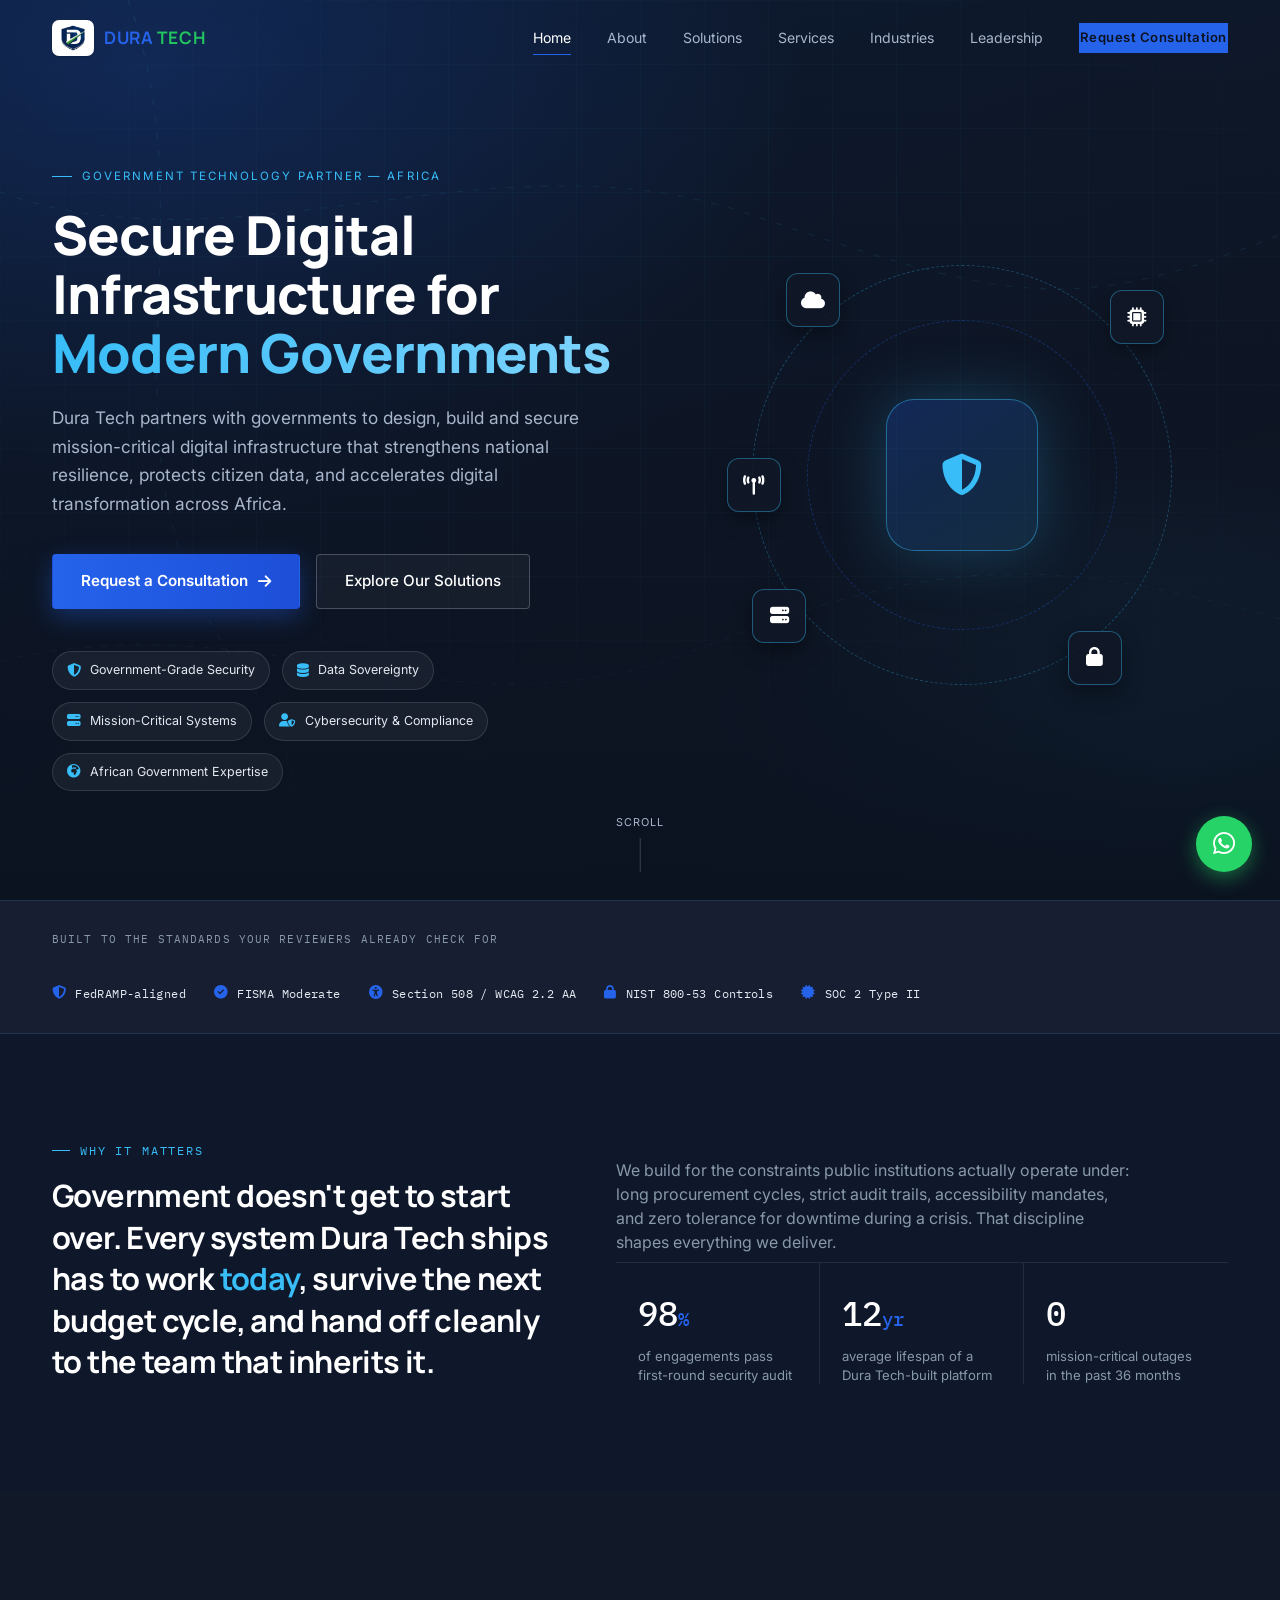
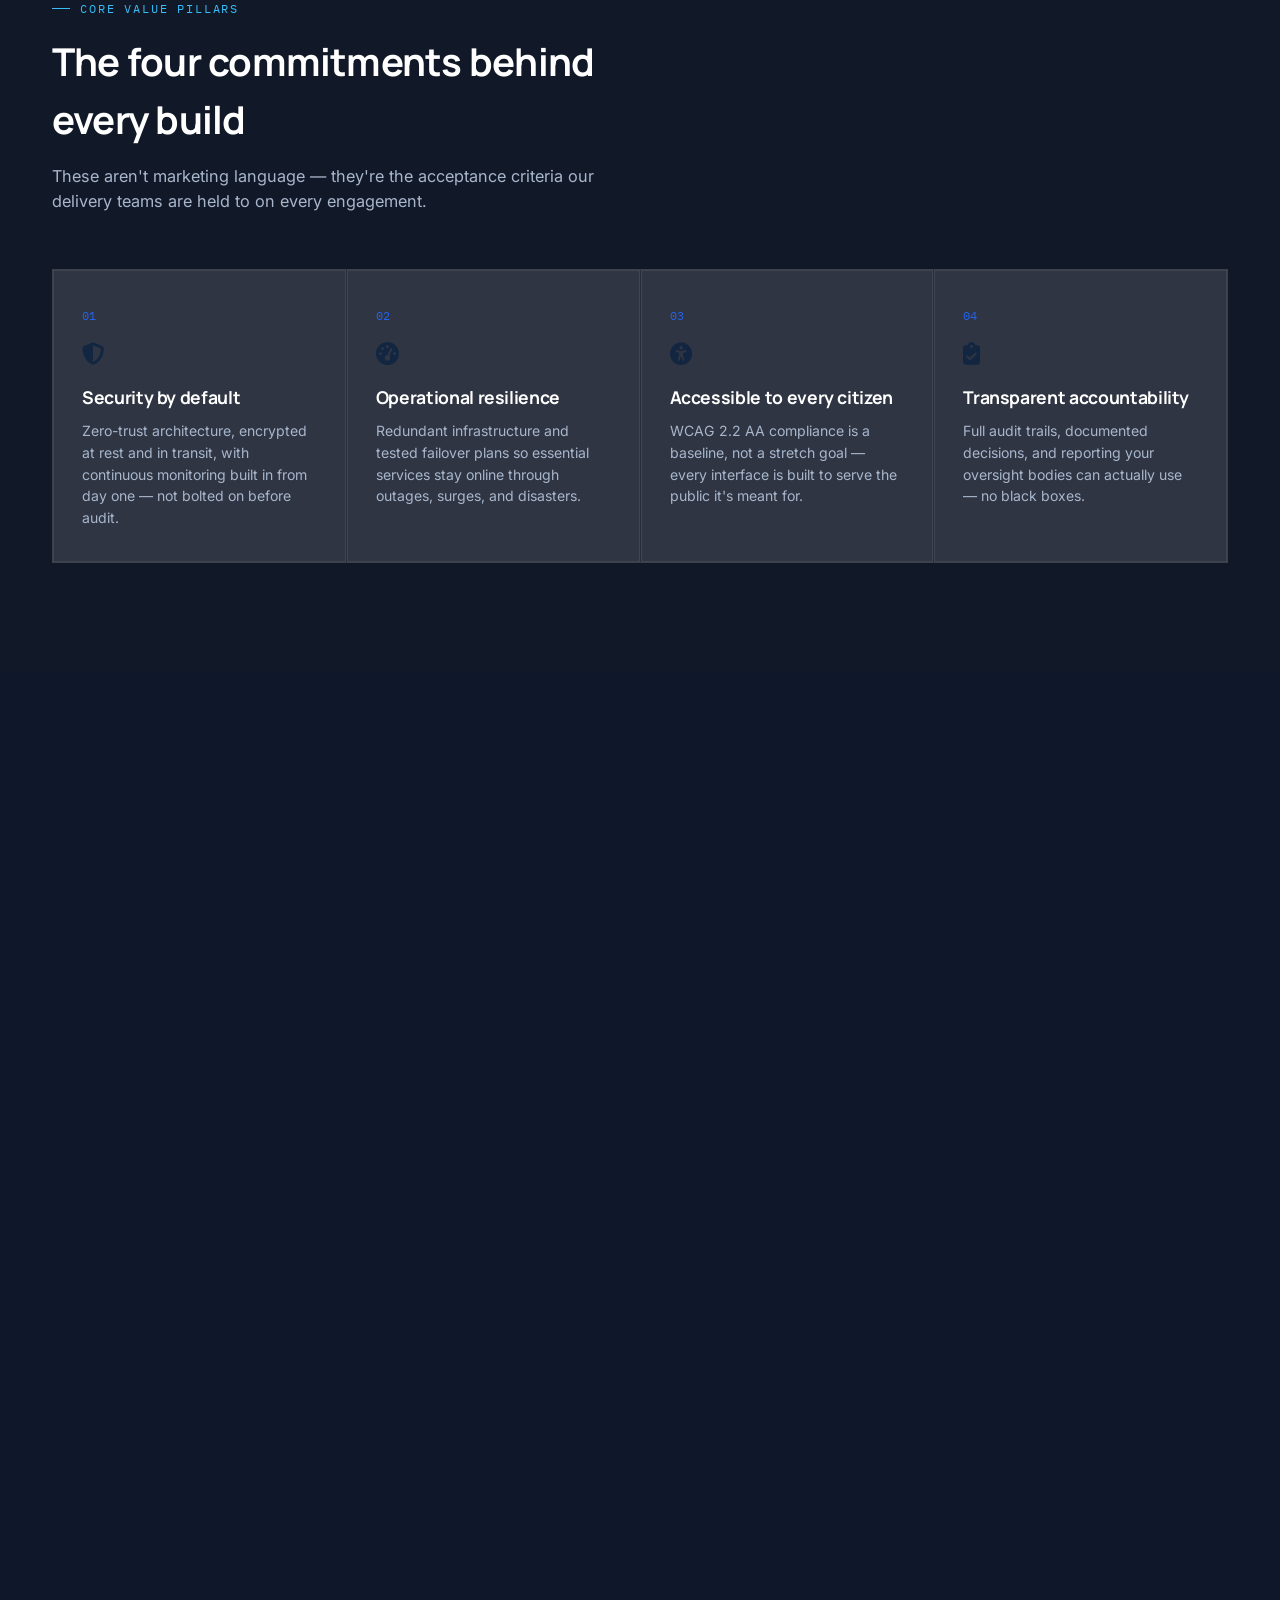
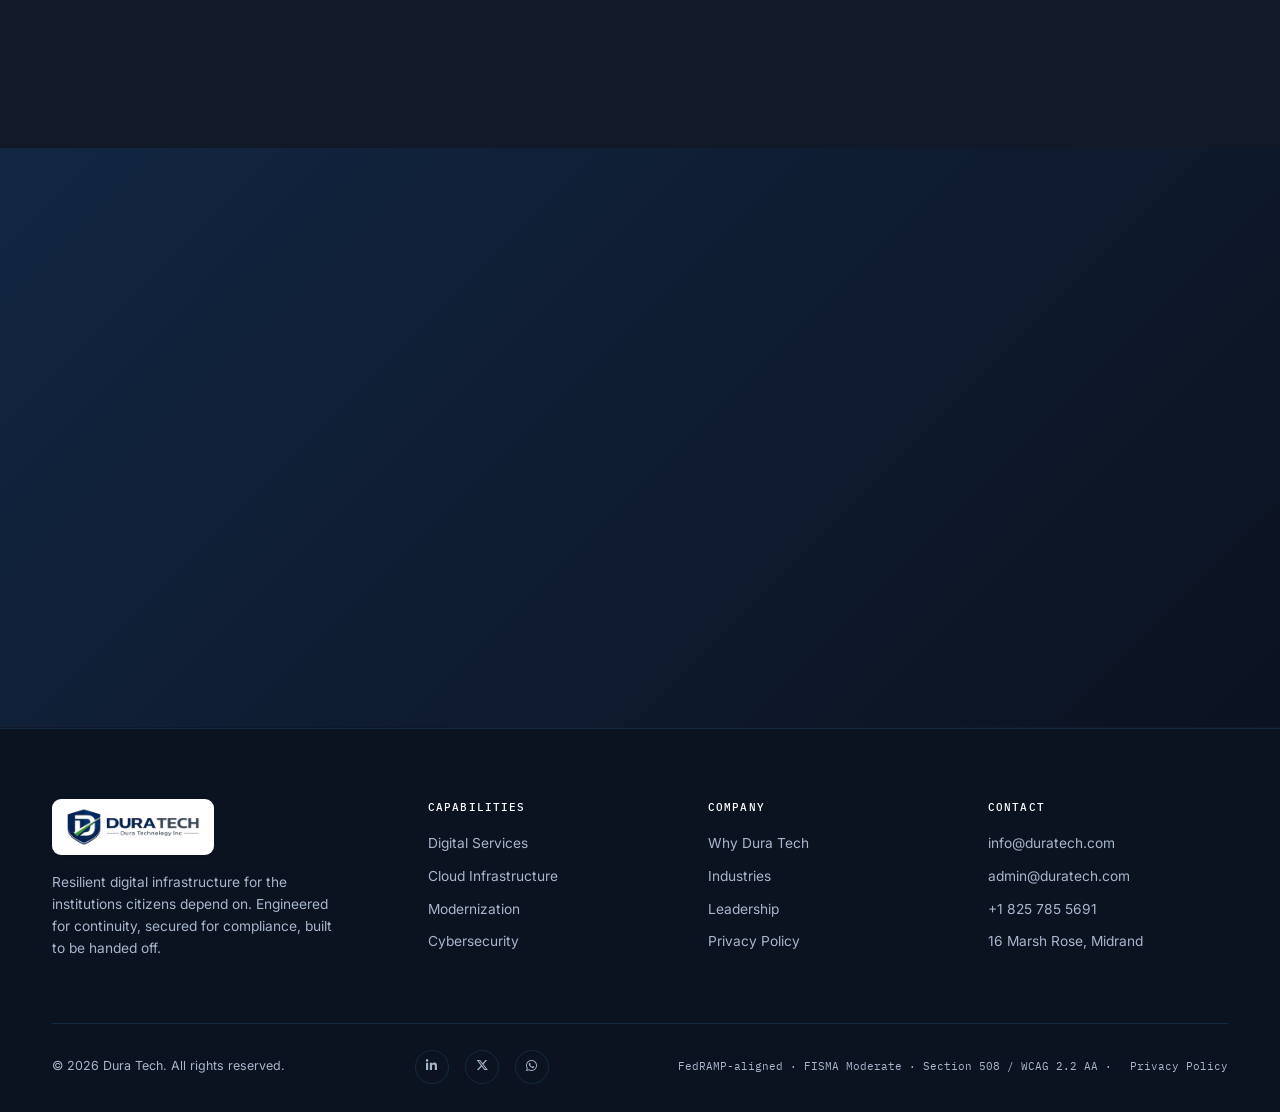
<file: index.html>
<!DOCTYPE html>
<html lang="en">
<head>
<meta charset="UTF-8">
<meta name="viewport" content="width=device-width, initial-scale=1.0">
<title>Dura Tech | Resilient Technology for Government</title>
<meta name="description" content="Dura Tech builds secure, resilient digital infrastructure for government agencies. Engineered for continuity, compliance, and the long term.">
<link rel="preconnect" href="https://fonts.googleapis.com">
<link rel="preconnect" href="https://fonts.gstatic.com" crossorigin>
<link href="https://fonts.googleapis.com/css2?family=Manrope:wght@400;500;600;700;800&family=Inter:wght@400;500;600;700&family=IBM+Plex+Mono:wght@400;500&display=swap" rel="stylesheet" media="print" onload="this.media='all'">
<noscript><link href="https://fonts.googleapis.com/css2?family=Manrope:wght@400;500;600;700;800&family=Inter:wght@400;500;600;700&family=IBM+Plex+Mono:wght@400;500&display=swap" rel="stylesheet"></noscript>
<link rel="icon" type="image/png" sizes="16x16" href="favicon-16.png">
<link rel="icon" type="image/png" sizes="32x32" href="favicon-32.png">
<link rel="icon" type="image/png" sizes="48x48" href="favicon-48.png">
<link rel="apple-touch-icon" sizes="180x180" href="apple-touch-icon.png">
<link rel="stylesheet" href="https://cdnjs.cloudflare.com/ajax/libs/font-awesome/6.5.1/css/all.min.css" media="print" onload="this.media='all'">
<noscript><link rel="stylesheet" href="https://cdnjs.cloudflare.com/ajax/libs/font-awesome/6.5.1/css/all.min.css"></noscript>
<style>:root{--ink:#0B1220;--navy:#122642;--navy-2:#16304F;--steel:#8899AB;--paper:#0F172A;--paper-2:#111827;--gold:#2563EB;--gold-soft:#38BDF8;--gold-deep:#1D4ED8;--mist:#A8B6CC;--line:rgba(56,189,248,0.14);--line-light:rgba(255,255,255,0.09);--radius:2px;--maxw:1240px}*{box-sizing:border-box}html{scroll-behavior:smooth}@media (prefers-reduced-motion:reduce){html{scroll-behavior:auto}}body{margin:0;background:var(--paper);color:var(--ink);font-family:'Inter',-apple-system,'Segoe UI',sans-serif;-webkit-font-smoothing:antialiased;line-height:1.5}section[id],[id]{scroll-margin-top:96px}section:not(.hero):not(.hero-v2):not(.page-hero){content-visibility:auto;contain-intrinsic-size:auto 600px}.skip-link{position:fixed;top:-60px;left:16px;z-index:1000;background:var(--gold);color:var(--ink);font-family:'IBM Plex Mono','SF Mono',Consolas,monospace;font-size:0.78rem;font-weight:600;padding:12px 18px;transition:top .2s ease}.skip-link:focus{top:16px}.visually-hidden{position:absolute;width:1px;height:1px;padding:0;margin:-1px;overflow:hidden;clip:rect(0,0,0,0);white-space:nowrap;border:0}h1,h2,h3{font-family:'Manrope','Space Grotesk',sans-serif;font-weight:700;margin:0;letter-spacing:-0.02em}.eyebrow{font-family:'IBM Plex Mono','SF Mono',Consolas,monospace;font-size:0.72rem;letter-spacing:0.16em;text-transform:uppercase;color:var(--gold);display:flex;align-items:center;gap:10px}.eyebrow::before{content:"";width:18px;height:1px;background:var(--gold);display:inline-block}.wrap{max-width:var(--maxw);margin:0 auto;padding:0 32px}@media (max-width:560px){.wrap{padding:0 20px}header nav{padding:0 20px}}a{color:inherit;text-decoration:none}img{max-width:100%;display:block}button{font-family:inherit}@media (prefers-reduced-motion:no-preference){.reveal{opacity:0;transform:translateY(20px) scale(0.99);transition:opacity .7s cubic-bezier(.2,.7,.2,1),transform .7s cubic-bezier(.2,.7,.2,1)}.reveal.in{opacity:1;transform:translateY(0) scale(1)}.stagger-child{opacity:0;transform:translateY(16px);transition:opacity .55s cubic-bezier(.2,.7,.2,1),transform .55s cubic-bezier(.2,.7,.2,1)}.stagger-child.in{opacity:1;transform:translateY(0)}}header{position:fixed;top:0;left:0;right:0;z-index:100;background:rgba(11,18,32,0.0);border-bottom:1px solid transparent;transition:background .35s ease,border-color .35s ease,backdrop-filter .35s ease}header.scrolled{background:rgba(11,18,32,0.92);backdrop-filter:blur(10px);border-bottom:1px solid var(--line);box-shadow:0 8px 30px rgba(0,0,0,0.25)}header nav{display:flex;align-items:center;justify-content:space-between;height:76px;max-width:var(--maxw);margin:0 auto;padding:0 32px}.brand{display:flex;align-items:center;gap:12px;color:#fff;font-family:'Manrope','Space Grotesk',sans-serif;font-size:1.18rem;font-weight:500;letter-spacing:0.01em}.logo-chip{display:inline-flex;align-items:center;justify-content:center;background:#fff;border-radius:7px;padding:5px 8px;line-height:0;flex-shrink:0;box-shadow:0 1px 2px rgba(0,0,0,0.18)}.brand .logo-chip img{display:block;height:26px;width:auto}.foot-brand .logo-chip{padding:9px 14px;border-radius:9px}.foot-brand .logo-chip img{height:38px}@media (max-width:420px){.logo-chip{padding:4px 6px}.brand .logo-chip img{height:22px}.brand{font-size:1.05rem;gap:9px}}.navlinks{display:flex;align-items:center;gap:36px;font-size:0.88rem;color:var(--mist)}.navlinks a{transition:color .2s ease;position:relative;padding:4px 0}.navlinks a:hover{color:#fff}.navlinks a.active{color:#fff}.navlinks a.active::after{content:"";position:absolute;left:0;bottom:-2px;width:100%;height:1px;background:var(--gold)}.nav-cta{background:var(--gold);border:1px solid var(--gold);color:var(--ink) !important;padding:10px 22px;font-size:0.82rem;font-weight:600;letter-spacing:0.04em;transition:background .2s ease,transform .2s ease,box-shadow .2s ease}.nav-cta::after{display:none}.navlinks a.nav-cta.active::after{display:none}.nav-cta:hover{background:var(--gold-soft);transform:translateY(-1px);box-shadow:0 6px 18px rgba(37,99,235,0.32)}.navtoggle{display:none;background:none;border:none;color:#fff;font-size:1.3rem;cursor:pointer;padding:8px}@media (max-width:880px){.navlinks{position:fixed;top:76px;left:0;right:0;background:var(--ink);flex-direction:column;align-items:flex-start;gap:0;max-height:0;overflow:hidden;transition:max-height .35s ease;border-bottom:1px solid var(--line)}.navlinks.open{max-height:360px}.navlinks a{padding:16px 32px;width:100%;border-top:1px solid var(--line)}.navtoggle{display:block}}.hero{position:relative;background:radial-gradient(900px 500px at 85% -10%,rgba(201,162,39,0.10),transparent 60%),linear-gradient(180deg,var(--ink) 0%,var(--navy) 100%);color:#fff;padding:clamp(120px,18vw,168px) 0 clamp(64px,9vw,110px);overflow:hidden;border-bottom:1px solid rgba(201,162,39,0.22)}.hero::after{content:"";position:absolute;right:-120px;top:-120px;width:480px;height:480px;border:1px solid rgba(201,162,39,0.12);border-radius:50%}.hero::before{content:"";position:absolute;right:-40px;top:-40px;width:340px;height:340px;border:1px solid rgba(201,162,39,0.16);border-radius:50%}.hero-grid{display:grid;grid-template-columns:1.15fr 0.85fr;gap:64px;align-items:center;position:relative;z-index:2}@media (max-width:980px){.hero-grid{grid-template-columns:1fr;gap:56px}}.hero h1{font-size:clamp(2.4rem,4.4vw,3.7rem);line-height:1.08;margin:22px 0 26px;color:#fff}.hero h1 em{font-style:italic;color:var(--gold-soft)}.hero p.lead{font-size:1.08rem;color:var(--mist);max-width:520px;margin-bottom:38px}.hero-actions{display:flex;gap:16px;flex-wrap:wrap;margin-bottom:46px}.btn-primary{background:var(--gold);color:var(--ink);padding:15px 28px;font-size:0.92rem;font-weight:600;letter-spacing:0.02em;border:1px solid var(--gold);display:inline-flex;align-items:center;justify-content:center;gap:10px;transition:transform .2s ease,background .2s ease,box-shadow .2s ease}.btn-primary:hover{background:var(--gold-soft);transform:translateY(-2px);box-shadow:0 10px 26px rgba(37,99,235,0.28)}.btn-primary:active{transform:translateY(0)}.btn-primary i,.btn-ghost i{transition:transform .25s ease}.btn-primary:hover i,.btn-ghost:hover i{transform:translateX(4px)}.btn-ghost{border:1px solid rgba(255,255,255,0.28);color:#fff;padding:15px 28px;font-size:0.92rem;letter-spacing:0.02em;display:inline-flex;align-items:center;justify-content:center;gap:10px;transition:border-color .2s ease,background .2s ease,transform .2s ease}.btn-ghost:hover{border-color:#fff;background:rgba(255,255,255,0.06);transform:translateY(-2px)}.btn-ghost:active{transform:translateY(0)}@media (max-width:520px){.hero-actions,.cta-actions{flex-direction:column;align-items:stretch}.btn-primary,.btn-ghost{width:100%}}.hero-meta{display:flex;gap:34px;font-family:'IBM Plex Mono','SF Mono',Consolas,monospace;font-size:0.74rem;color:var(--mist);flex-wrap:wrap}.hero-meta span{display:flex;align-items:center;gap:8px}.hero-meta i{color:var(--gold)}.panel{background:linear-gradient(180deg,rgba(255,255,255,0.045),rgba(255,255,255,0.015));border:1px solid var(--line);backdrop-filter:blur(6px);padding:28px 28px 24px}.panel-head{display:flex;justify-content:space-between;align-items:center;padding-bottom:18px;border-bottom:1px solid var(--line);margin-bottom:20px}.panel-head .title{font-family:'IBM Plex Mono','SF Mono',Consolas,monospace;font-size:0.7rem;letter-spacing:0.1em;text-transform:uppercase;color:var(--mist)}.live-dot{width:7px;height:7px;border-radius:50%;background:#5FBE8A;box-shadow:0 0 0 0 rgba(95,190,138,0.6);animation:pulse 2.2s infinite;display:inline-block;margin-right:7px}@keyframes pulse{0%{box-shadow:0 0 0 0 rgba(95,190,138,0.55)}70%{box-shadow:0 0 0 8px rgba(95,190,138,0)}100%{box-shadow:0 0 0 0 rgba(95,190,138,0)}}.panel-row{display:flex;justify-content:space-between;align-items:baseline;padding:13px 0;border-bottom:1px solid rgba(255,255,255,0.06)}.panel-row:last-of-type{border-bottom:none}.panel-row .label{font-size:0.82rem;color:var(--mist)}.panel-row .value{font-family:'IBM Plex Mono','SF Mono',Consolas,monospace;font-size:1.05rem;color:#fff}.panel-row .value.gold{color:var(--gold-soft)}.panel-foot{margin-top:18px;padding-top:16px;border-top:1px solid var(--line);font-family:'IBM Plex Mono','SF Mono',Consolas,monospace;font-size:0.7rem;color:var(--mist);display:flex;align-items:center;gap:8px}section{padding:clamp(64px,9vw,108px) 0}.section-head{max-width:640px;margin-bottom:56px}.section-head h2{font-size:clamp(1.9rem,3vw,2.5rem);margin-top:16px;color:#fff}.section-head p{color:var(--mist);font-size:1.02rem;margin-top:16px;max-width:560px}.light{background:var(--paper);color:#fff}.alt{background:var(--paper-2);color:#fff}.dark{background:var(--ink);color:#fff}.dark .eyebrow{color:var(--gold-soft)}.light .eyebrow,.alt .eyebrow{color:var(--gold-soft)}.light .eyebrow::before,.alt .eyebrow::before{background:var(--gold-soft)}.dark .section-head p{color:var(--mist)}.dark .section-head h2{color:#fff}.value-prop{display:grid;grid-template-columns:0.9fr 1.1fr;gap:64px;align-items:start}@media (max-width:900px){.value-prop{grid-template-columns:1fr;gap:40px}}.value-prop .statement{font-family:'Manrope','Space Grotesk',sans-serif;font-size:clamp(1.5rem,2.4vw,2rem);line-height:1.35;color:#fff}.value-prop .statement .accent{color:var(--gold-soft)}.stat-row{display:grid;grid-template-columns:repeat(3,1fr);gap:0;border-top:1px solid var(--line-light)}.stat-row .stat{padding:26px 22px 0;border-right:1px solid var(--line-light)}.stat-row .stat:last-child{border-right:none}.stat .num{font-family:'IBM Plex Mono','SF Mono',Consolas,monospace;font-size:2.1rem;color:#fff;font-weight:500}.stat .num span{color:var(--gold);font-size:1.2rem}.stat .desc{font-size:0.82rem;color:var(--steel);margin-top:8px;line-height:1.4}@media (max-width:600px){.stat-row{grid-template-columns:1fr 1fr}.stat-row .stat:nth-child(2){border-right:none}}.pillars{display:grid;grid-template-columns:repeat(4,1fr);gap:1px;background:var(--line-light);border:1px solid var(--line-light)}@media (max-width:980px){.pillars{grid-template-columns:1fr 1fr}}@media (max-width:560px){.pillars{grid-template-columns:1fr}}.pillar{background:rgba(255,255,255,0.04);border:1px solid rgba(255,255,255,0.08);padding:36px 28px 32px;transition:background .25s ease,transform .25s ease,box-shadow .25s ease;position:relative}.pillar::before{content:"";position:absolute;top:0;left:0;right:0;height:2px;background:var(--gold);transform:scaleX(0);transform-origin:left;transition:transform .3s ease}.pillar:hover{background:rgba(255,255,255,0.09);transform:translateY(-3px);box-shadow:0 16px 32px rgba(56,189,248,0.12)}.pillar:hover::before{transform:scaleX(1)}.pillar .pillar-num{font-family:'IBM Plex Mono','SF Mono',Consolas,monospace;font-size:0.74rem;color:var(--gold);margin-bottom:18px;display:block}.pillar i{font-size:1.4rem;color:var(--navy);margin-bottom:18px;display:block}.pillar h3{font-size:1.1rem;margin-bottom:10px;color:#fff}.pillar p{font-size:0.88rem;color:var(--mist);line-height:1.55;margin:0}.services-list{display:flex;flex-direction:column;border-top:1px solid var(--line-light)}.service-row{display:grid;grid-template-columns:60px 1fr 1.4fr 110px;gap:24px;align-items:center;padding:30px 0;border-bottom:1px solid var(--line-light);border-left:2px solid transparent;transition:padding-left .25s ease,background .25s ease,border-color .25s ease}.service-row:hover{padding-left:20px;background:rgba(201,162,39,0.04);border-left-color:var(--gold)}@media (max-width:860px){.service-row{grid-template-columns:40px 1fr;row-gap:10px}.service-row .svc-desc{grid-column:1/-1}.service-row .svc-link{grid-column:1/-1;text-align:left}}.svc-index{font-family:'IBM Plex Mono','SF Mono',Consolas,monospace;color:var(--gold);font-size:0.85rem}.svc-name{font-family:'Manrope','Space Grotesk',sans-serif;font-size:1.28rem;color:#fff}.svc-desc{color:var(--mist);font-size:0.92rem;line-height:1.5}.svc-link{font-family:'IBM Plex Mono','SF Mono',Consolas,monospace;font-size:0.74rem;letter-spacing:0.04em;color:var(--gold-soft);text-align:right;white-space:nowrap}.service-row:hover .svc-link{color:var(--gold)}.why-grid{display:grid;grid-template-columns:1fr 1fr;gap:0;border:1px solid var(--line)}@media (max-width:900px){.why-grid{grid-template-columns:1fr}}.why-item{padding:34px 36px;border-bottom:1px solid var(--line);border-right:1px solid var(--line)}.why-item:nth-child(2n){border-right:none}@media (max-width:900px){.why-item{border-right:none !important}}.why-item .why-num{font-family:'IBM Plex Mono','SF Mono',Consolas,monospace;font-size:0.74rem;color:var(--gold-soft)}.why-item h3{color:#fff;font-size:1.16rem;margin:14px 0 10px}.why-item p{color:var(--mist);font-size:0.9rem;line-height:1.6;margin:0}.industries{display:grid;grid-template-columns:repeat(3,1fr);gap:18px}@media (max-width:880px){.industries{grid-template-columns:1fr 1fr}}@media (max-width:560px){.industries{grid-template-columns:1fr}}.industry-card{background:rgba(255,255,255,0.04);border:1px solid rgba(255,255,255,0.09);padding:30px 26px;position:relative;transition:transform .25s ease,border-color .25s ease,box-shadow .25s ease}.industry-card:hover{transform:translateY(-4px);border-color:var(--gold);box-shadow:0 16px 32px rgba(18,38,66,0.08)}.industry-card i{font-size:1.3rem;color:var(--gold);margin-bottom:16px;display:block}.industry-card h3{font-size:1.02rem;color:#fff;margin-bottom:8px;font-family:'Inter',-apple-system,'Segoe UI',sans-serif;font-weight:600}.industry-card p{font-size:0.84rem;color:var(--mist);margin:0;line-height:1.5}.cta-section{background:linear-gradient(135deg,var(--navy) 0%,var(--ink) 100%);color:#fff;text-align:center;position:relative;overflow:hidden}.cta-section::before{content:"";position:absolute;left:50%;top:50%;width:640px;height:640px;border:1px solid rgba(201,162,39,0.10);border-radius:50%;transform:translate(-50%,-50%)}.cta-section .wrap{position:relative;z-index:2}.cta-section .eyebrow{justify-content:center}.cta-section h2{font-size:clamp(2rem,4vw,3rem);margin:20px auto 18px;max-width:680px;color:#fff}.cta-section p{color:var(--mist);max-width:520px;margin:0 auto 38px;font-size:1rem}.cta-actions{display:flex;gap:16px;justify-content:center;flex-wrap:wrap}footer{background:var(--ink);color:var(--mist);border-top:1px solid var(--line);padding:70px 0 28px}.foot-grid{display:grid;grid-template-columns:1.4fr 1fr 1fr 1fr;gap:40px;padding-bottom:50px;border-bottom:1px solid var(--line)}@media (max-width:880px){.foot-grid{grid-template-columns:1fr 1fr;row-gap:36px}}.foot-brand .brand{margin-bottom:16px}.foot-brand p{font-size:0.86rem;line-height:1.6;max-width:280px;color:var(--mist)}.foot-heading{font-family:'IBM Plex Mono','SF Mono',Consolas,monospace;font-size:0.7rem;font-weight:500;letter-spacing:0.1em;text-transform:uppercase;color:#fff;margin:0 0 18px}.foot-col address{font-style:normal;margin:0}.foot-col a{display:block;font-size:0.86rem;color:var(--mist);margin-bottom:12px;transition:color .2s ease}.foot-col a:hover{color:var(--gold-soft)}.foot-bottom{display:flex;justify-content:space-between;align-items:center;padding-top:26px;font-size:0.78rem;color:var(--mist);flex-wrap:wrap;gap:14px}.foot-social{display:flex;gap:16px}.foot-social a{width:34px;height:34px;border:1px solid var(--line);border-radius:50%;display:flex;align-items:center;justify-content:center;color:var(--mist);transition:border-color .2s ease,color .2s ease}.foot-social a:hover{border-color:var(--gold);color:var(--gold-soft)}.trust-bar{background:rgba(255,255,255,0.03);border-top:1px solid var(--line);border-bottom:1px solid var(--line);padding:30px 0}.trust-bar .wrap{display:flex;align-items:center;gap:36px;flex-wrap:wrap;justify-content:space-between}.trust-label{font-family:'IBM Plex Mono','SF Mono',Consolas,monospace;font-size:0.7rem;letter-spacing:0.1em;text-transform:uppercase;color:var(--steel);white-space:nowrap}.trust-marks{display:flex;align-items:center;gap:28px;flex-wrap:wrap}.trust-mark{display:flex;align-items:center;gap:9px;font-family:'IBM Plex Mono','SF Mono',Consolas,monospace;font-size:0.78rem;letter-spacing:0.03em;color:#E5EAF2}.trust-mark i{color:var(--gold);font-size:0.85rem}@media (max-width:760px){.trust-bar .wrap{justify-content:flex-start}.trust-marks{gap:18px 22px}}.foot-certs{display:flex;gap:18px;flex-wrap:wrap;font-family:'IBM Plex Mono','SF Mono',Consolas,monospace;font-size:0.7rem;color:var(--mist)}:focus-visible{outline:2px solid var(--gold-soft);outline-offset:3px}.logo-wordmark{font-family:'Manrope','Space Grotesk',sans-serif;font-weight:700;font-size:1.08rem;letter-spacing:0.04em}.logo-dura{color:#2563EB}.logo-tech{color:#22C55E}.brand{gap:10px}.wa-float{position:fixed;bottom:28px;right:28px;z-index:998;width:56px;height:56px;background:#25D366;border-radius:50%;display:flex;align-items:center;justify-content:center;color:#fff !important;font-size:1.6rem;box-shadow:0 6px 20px rgba(37,211,102,0.45);transition:transform .2s ease,box-shadow .2s ease;text-decoration:none}.wa-float:hover{transform:translateY(-4px) scale(1.07);box-shadow:0 10px 28px rgba(37,211,102,0.6)}.wa-float i{pointer-events:none}.btn-whatsapp{display:inline-flex;align-items:center;gap:10px;background:#25D366;color:#fff !important;padding:15px 26px;font-family:'Inter',-apple-system,'Segoe UI',sans-serif;font-size:0.95rem;font-weight:600;border-radius:4px;text-decoration:none;box-shadow:0 4px 14px rgba(37,211,102,0.3);transition:transform .2s ease,box-shadow .2s ease}.btn-whatsapp:hover{transform:translateY(-2px);box-shadow:0 8px 22px rgba(37,211,102,0.5)}.map-embed{width:100%;height:380px;border:1px solid rgba(255,255,255,0.1);border-radius:4px;overflow:hidden;margin-top:16px}.map-embed iframe{width:100%;height:100%;border:0;display:block}.contact-cards{display:grid;grid-template-columns:repeat(3,1fr);gap:18px;margin-bottom:60px}@media (max-width:880px){.contact-cards{grid-template-columns:1fr 1fr}}@media (max-width:560px){.contact-cards{grid-template-columns:1fr}}.contact-card{background:rgba(255,255,255,0.05);border:1px solid rgba(255,255,255,0.1);padding:26px 22px;border-radius:4px;transition:border-color .2s ease,transform .2s ease}.contact-card:hover{border-color:var(--gold-soft);transform:translateY(-3px)}.contact-card .cc-icon{width:42px;height:42px;background:rgba(37,99,235,0.15);border:1px solid rgba(37,99,235,0.3);border-radius:8px;display:flex;align-items:center;justify-content:center;margin-bottom:16px;color:var(--gold-soft);font-size:1.1rem}.contact-card h4{font-size:0.78rem;letter-spacing:0.08em;text-transform:uppercase;color:var(--mist);margin:0 0 8px;font-family:'IBM Plex Mono','SF Mono',Consolas,monospace}.contact-card p,.contact-card a{font-size:0.92rem;color:#fff;margin:0;line-height:1.55;text-decoration:none;display:block}.contact-card a:hover{color:var(--gold-soft)}.contact-card .cc-sub{font-size:0.82rem;color:var(--mist);margin-top:4px}</style>

<link rel="canonical" href="https://www.duratech.com/">
<meta name="robots" content="index, follow">
<meta property="og:type" content="website">
<meta property="og:site_name" content="Dura Tech">
<meta property="og:title" content="Dura Tech | Resilient Technology for Government">
<meta property="og:description" content="Dura Tech builds secure, resilient digital infrastructure for government agencies. Engineered for continuity, compliance, and the long term.">
<meta property="og:url" content="https://www.duratech.com/">
<meta property="og:image" content="https://www.duratech.com/og-image.png">
<meta property="og:image:width" content="1200">
<meta property="og:image:height" content="630">
<meta property="og:locale" content="en_US">
<meta name="twitter:card" content="summary_large_image">
<meta name="twitter:title" content="Dura Tech | Resilient Technology for Government">
<meta name="twitter:description" content="Dura Tech builds secure, resilient digital infrastructure for government agencies. Engineered for continuity, compliance, and the long term.">
<meta name="twitter:image" content="https://www.duratech.com/og-image.png">
<meta name="theme-color" content="#0B1220">
<script type="application/ld+json">{"@context": "https://schema.org", "@type": "BreadcrumbList", "itemListElement": [{"@type": "ListItem", "position": 1, "name": "Home", "item": "https://www.duratech.com/"}]}</script>
<script type="application/ld+json">{"@context": "https://schema.org", "@type": "Organization", "name": "Dura Tech", "url": "https://www.duratech.com", "logo": "https://www.duratech.com/og-image.png", "description": "Dura Tech builds secure, resilient digital infrastructure for federal, state, and municipal government agencies.", "foundingDate": "2009", "address": {"@type": "PostalAddress", "streetAddress": "16 Marsh Rose, Country View Gardens", "addressLocality": "Midrand", "addressRegion": "Gauteng", "postalCode": "1687", "addressCountry": "ZA"}, "contactPoint": [{"@type": "ContactPoint", "telephone": "+18257855691", "contactType": "sales", "email": "info@duratech.com", "areaServed": "US"}], "sameAs": ["https://www.linkedin.com/company/duratech", "https://x.com/duratech"]}</script>
<script type="application/ld+json">{"@context": "https://schema.org", "@type": "WebSite", "name": "Dura Tech", "url": "https://www.duratech.com", "publisher": {"@type": "Organization", "name": "Dura Tech"}}</script>
<style>.page-hero{position:relative;background:radial-gradient(900px 500px at 85% -10%,rgba(201,162,39,0.10),transparent 60%),linear-gradient(180deg,var(--ink) 0%,var(--navy) 100%);color:#fff;padding:clamp(110px,16vw,158px) 0 clamp(50px,7vw,70px);overflow:hidden;border-bottom:1px solid rgba(201,162,39,0.22)}.page-hero::after{content:"";position:absolute;right:-100px;top:-100px;width:360px;height:360px;border:1px solid rgba(201,162,39,0.12);border-radius:50%}.breadcrumb{font-family:'IBM Plex Mono','SF Mono',Consolas,monospace;font-size:0.74rem;color:var(--mist);margin:0 0 20px;padding:0;list-style:none;display:flex;align-items:center;position:relative;z-index:2}.breadcrumb li{display:flex;align-items:center}.breadcrumb li[aria-current="page"]{color:var(--mist)}.breadcrumb a{color:var(--mist);transition:color .2s ease}.breadcrumb a:hover{color:var(--gold-soft)}.breadcrumb li:not(:last-child)::after{content:"/";margin:0 8px;color:var(--steel)}.page-hero h1{font-size:clamp(2.1rem,3.6vw,3rem);color:#fff;max-width:760px;margin-top:18px;position:relative;z-index:2}.page-hero p.lead{color:var(--mist);font-size:1.02rem;max-width:560px;margin-top:18px;position:relative;z-index:2}.twocol{display:grid;grid-template-columns:0.9fr 1.1fr;gap:64px;align-items:start}@media (max-width:900px){.twocol{grid-template-columns:1fr;gap:40px}}.timeline{border-top:1px solid rgba(255,255,255,0.09)}.timeline-row{display:grid;grid-template-columns:110px 1fr;gap:24px;padding:28px 0;border-bottom:1px solid rgba(255,255,255,0.09)}@media (max-width:600px){.timeline-row{grid-template-columns:1fr}}.timeline-row .year{font-family:'IBM Plex Mono','SF Mono',Consolas,monospace;color:var(--gold);font-size:0.95rem}.timeline-row h3{font-size:1.05rem;color:var(--ink);margin-bottom:6px;font-family:'IBM Plex Sans';font-weight:600}.timeline-row p{color:var(--mist);font-size:0.9rem;margin:0;line-height:1.55}.team-grid{display:grid;grid-template-columns:repeat(3,1fr);gap:1px;background:rgba(255,255,255,0.07);border:1px solid rgba(255,255,255,0.07)}@media (max-width:880px){.team-grid{grid-template-columns:1fr 1fr}}@media (max-width:560px){.team-grid{grid-template-columns:1fr}}.team-card{background:rgba(255,255,255,0.04);padding:32px 26px;transition:background .25s ease,transform .25s ease,box-shadow .25s ease}.team-card:hover{background:rgba(255,255,255,0.09);transform:translateY(-3px);box-shadow:0 16px 32px rgba(56,189,248,0.12)}.team-avatar{width:56px;height:56px;border:1px solid var(--gold);border-radius:50%;position:relative;margin-bottom:20px}.team-avatar::after{content:"";position:absolute;inset:10px;border:1px solid var(--gold);border-radius:50%}.team-card h3{font-size:1.05rem;color:var(--ink);margin-bottom:4px;font-family:'Fraunces',serif;font-weight:500}.team-role{font-family:'IBM Plex Mono','SF Mono',Consolas,monospace;font-size:0.7rem;letter-spacing:0.06em;text-transform:uppercase;color:var(--gold);margin-bottom:14px;display:block}.team-card p{font-size:0.86rem;color:var(--mist);line-height:1.55;margin:0}.solution-block{display:grid;grid-template-columns:80px 1fr;gap:28px;padding:40px 0;border-bottom:1px solid rgba(255,255,255,0.09)}@media (max-width:700px){.solution-block{grid-template-columns:1fr}}.solution-block i{font-size:1.6rem;color:var(--gold)}.solution-block h3{font-size:1.3rem;color:#fff;margin-bottom:10px}.solution-block p{color:var(--mist);font-size:0.94rem;line-height:1.6;max-width:640px;margin-bottom:16px}.tag-list{display:flex;gap:10px;flex-wrap:wrap}.tag{font-family:'IBM Plex Mono','SF Mono',Consolas,monospace;font-size:0.7rem;letter-spacing:0.04em;color:var(--mist);border:1px solid rgba(255,255,255,0.15);padding:6px 12px}.contact-grid{display:grid;grid-template-columns:1fr 1.05fr;gap:60px;align-items:start}@media (max-width:900px){.contact-grid{grid-template-columns:1fr;gap:44px}}.info-row{display:flex;gap:18px;padding:22px 0;border-bottom:1px solid rgba(255,255,255,0.09)}.info-row i{color:var(--gold);font-size:1.05rem;margin-top:3px}.info-row h4{font-size:0.95rem;color:#fff;margin:0 0 4px;font-weight:600}.info-row p{font-size:0.86rem;color:var(--mist);margin:0;line-height:1.5}.info-row a{color:var(--mist)}.info-row a:hover{color:var(--gold-soft)}form.gov-form{background:rgba(255,255,255,0.04);border:1px solid rgba(255,255,255,0.1);padding:36px}.form-row{margin-bottom:22px}.form-row label{display:block;font-family:'IBM Plex Mono','SF Mono',Consolas,monospace;font-size:0.7rem;letter-spacing:0.06em;text-transform:uppercase;color:var(--steel);margin-bottom:8px}.form-row input,.form-row select,.form-row textarea{width:100%;border:1px solid var(--line-light);background:var(--paper);padding:13px 14px;font-family:'IBM Plex Sans',sans-serif;font-size:0.92rem;color:var(--ink);transition:border-color .2s ease}.form-row input:focus,.form-row select:focus,.form-row textarea:focus{outline:none;border-color:var(--gold-soft)}.form-grid-2{display:grid;grid-template-columns:1fr 1fr;gap:20px}@media (max-width:560px){.form-grid-2{grid-template-columns:1fr}}.form-submit{background:var(--gold);color:#fff;border:1px solid var(--gold);padding:15px 30px;font-size:0.92rem;font-weight:600;letter-spacing:0.02em;cursor:pointer;display:inline-flex;align-items:center;gap:10px;border-radius:4px;transition:background .2s ease,transform .2s ease}.form-submit:hover{background:var(--gold-deep);transform:translateY(-2px)}.legal-body{max-width:680px}.legal-body h2{font-size:1.3rem;margin:42px 0 14px;color:#fff}.legal-body h2:first-child{margin-top:0}.legal-body p{color:var(--mist);font-size:0.94rem;line-height:1.7;margin-bottom:14px}.legal-body ul{color:var(--mist);font-size:0.94rem;line-height:1.7;padding-left:22px;margin-bottom:14px}.legal-body li{margin-bottom:6px}.legal-meta{font-family:'IBM Plex Mono','SF Mono',Consolas,monospace;font-size:0.78rem;color:var(--mist);margin-bottom:6px}.toc{border:1px solid rgba(255,255,255,0.1);background:rgba(255,255,255,0.05);padding:24px 28px;margin-bottom:48px}.toc h4{font-family:'IBM Plex Mono','SF Mono',Consolas,monospace;font-size:0.72rem;letter-spacing:0.08em;text-transform:uppercase;color:var(--mist);margin-bottom:14px}.toc a{display:block;font-size:0.88rem;color:var(--mist);margin-bottom:8px}.toc a:hover{color:var(--gold-soft)}.cta-strip{background:linear-gradient(135deg,var(--navy) 0%,var(--ink) 100%);color:#fff;padding:80px 0;text-align:center;position:relative;overflow:hidden}.cta-strip::before{content:"";position:absolute;left:50%;top:50%;width:520px;height:520px;border:1px solid rgba(201,162,39,0.10);border-radius:50%;transform:translate(-50%,-50%)}.cta-strip .wrap{position:relative;z-index:2}.cta-strip h2{font-size:clamp(1.7rem,3vw,2.3rem);color:#fff;margin:16px auto 28px;max-width:600px}.hero-v2{--hv2-navy:#0B1F3A;--hv2-charcoal:#111827;--hv2-steel:#2563EB;--hv2-cyan:#38BDF8;--hv2-text-mute:#A8B6CC;position:relative;overflow:hidden;min-height:100vh;display:flex;align-items:center;padding:140px 0 90px;background:var(--hv2-charcoal);color:#fff;font-family:'Inter','IBM Plex Sans',sans-serif;border-bottom:none}.hero-v2 *{box-sizing:border-box}.hv2-bg{position:absolute;inset:0;z-index:0;overflow:hidden}.hv2-bg-layer{position:absolute;inset:-10%;background:radial-gradient(1100px 700px at 18% 15%,rgba(37,99,235,0.35),transparent 60%),radial-gradient(900px 600px at 85% 80%,rgba(56,189,248,0.20),transparent 55%),linear-gradient(160deg,var(--hv2-navy) 0%,var(--hv2-charcoal) 65%,#0a1322 100%);animation:hv2Drift 36s ease-in-out infinite alternate}@keyframes hv2Drift{0%{transform:scale(1.04) translate(0,0)}100%{transform:scale(1.12) translate(-2%,-2%)}}.hv2-grid-overlay{position:absolute;inset:0;background-image:linear-gradient(rgba(56,189,248,0.07) 1px,transparent 1px),linear-gradient(90deg,rgba(56,189,248,0.07) 1px,transparent 1px);background-size:64px 64px;mask-image:radial-gradient(ellipse 80% 65% at 50% 40%,#000 40%,transparent 90%);-webkit-mask-image:radial-gradient(ellipse 80% 65% at 50% 40%,#000 40%,transparent 90%)}.hv2-overlay{position:absolute;inset:0;background:linear-gradient(180deg,rgba(11,18,32,0.35) 0%,rgba(11,18,32,0.55) 60%,var(--ink) 100%)}.hv2-particle{position:absolute;width:4px;height:4px;border-radius:50%;background:var(--hv2-cyan);box-shadow:0 0 8px 2px rgba(56,189,248,0.7);opacity:0;animation:hv2Float 9s ease-in-out infinite}@keyframes hv2Float{0%{opacity:0;transform:translateY(0)}15%{opacity:0.8}85%{opacity:0.5}100%{opacity:0;transform:translateY(-90px)}}.hv2-lines{position:absolute;inset:0;opacity:0.5}.hv2-lines path{stroke:var(--hv2-cyan);stroke-width:1;fill:none;opacity:0.35;stroke-dasharray:6 10;animation:hv2LineFlow 14s linear infinite}@keyframes hv2LineFlow{to{stroke-dashoffset:-320}}@media (prefers-reduced-motion:reduce){.hv2-bg-layer,.hv2-particle,.hv2-lines path,.hv2-orbit,.hv2-orbit *{animation:none !important}}.hv2-grid{position:relative;z-index:2;display:grid;grid-template-columns:1.05fr 0.95fr;gap:56px;align-items:center;width:100%}@media (max-width:980px){.hv2-grid{grid-template-columns:1fr;gap:48px;text-align:left}}.hv2-eyebrow{display:inline-flex;align-items:center;gap:10px;font-family:'Inter',sans-serif;font-size:0.72rem;letter-spacing:0.18em;text-transform:uppercase;color:var(--hv2-cyan);opacity:0;animation:hv2FadeIn .8s ease forwards .1s}.hv2-eyebrow::before{content:"";width:20px;height:1px;background:var(--hv2-cyan);display:inline-block}.hv2-headline{font-family:'Manrope','Space Grotesk',sans-serif;font-weight:800;font-size:clamp(2.3rem,4.2vw,3.6rem);line-height:1.1;letter-spacing:-0.015em;margin:20px 0 22px;color:#fff;opacity:0;animation:hv2FadeIn .9s ease forwards .25s}.hv2-headline .hv2-accent{background:linear-gradient(90deg,var(--hv2-cyan),#7DD3FC);-webkit-background-clip:text;background-clip:text;color:transparent}.hv2-sub{font-size:1.08rem;line-height:1.65;color:var(--hv2-text-mute);max-width:560px;margin-bottom:36px;opacity:0;transform:translateY(16px);animation:hv2SlideUp .8s cubic-bezier(.2,.7,.2,1) forwards .45s}@keyframes hv2FadeIn{to{opacity:1}}@keyframes hv2SlideUp{to{opacity:1;transform:translateY(0)}}.hv2-actions{display:flex;gap:16px;flex-wrap:wrap;margin-bottom:42px;opacity:0;transform:translateY(14px);animation:hv2SlideUp .8s cubic-bezier(.2,.7,.2,1) forwards .62s}.btn-v2-primary{background:linear-gradient(90deg,var(--hv2-steel),#1D4ED8);color:#fff;border:1px solid transparent;padding:15px 28px;font-family:'Inter',sans-serif;font-size:0.95rem;font-weight:600;display:inline-flex;align-items:center;gap:10px;border-radius:4px;box-shadow:0 8px 24px rgba(37,99,235,0.35);transition:transform .2s ease,box-shadow .2s ease}.btn-v2-primary:hover{transform:translateY(-2px);box-shadow:0 12px 30px rgba(37,99,235,0.48)}.btn-v2-primary i{transition:transform .25s ease}.btn-v2-primary:hover i{transform:translateX(4px)}.btn-v2-ghost{background:rgba(255,255,255,0.04);color:#fff;border:1px solid rgba(255,255,255,0.22);padding:15px 28px;font-family:'Inter',sans-serif;font-size:0.95rem;font-weight:500;border-radius:4px;display:inline-flex;align-items:center;gap:10px;transition:border-color .2s ease,background .2s ease,transform .2s ease}.btn-v2-ghost:hover{border-color:var(--hv2-cyan);background:rgba(56,189,248,0.08);transform:translateY(-2px)}@media (max-width:520px){.hv2-actions{flex-direction:column;align-items:stretch}.btn-v2-primary,.btn-v2-ghost{width:100%;justify-content:center}}.hv2-badges{display:flex;flex-wrap:wrap;gap:12px}.hv2-badge{display:inline-flex;align-items:center;gap:9px;background:rgba(255,255,255,0.05);border:1px solid rgba(255,255,255,0.12);padding:9px 14px;border-radius:30px;font-family:'Inter',sans-serif;font-size:0.78rem;color:#E5EAF2;opacity:0;transform:translateY(10px);animation:hv2SlideUp .6s cubic-bezier(.2,.7,.2,1) forwards}.hv2-badge i{color:var(--hv2-cyan);font-size:0.85rem}.hv2-badge:nth-child(1){animation-delay:.78s}.hv2-badge:nth-child(2){animation-delay:.86s}.hv2-badge:nth-child(3){animation-delay:.94s}.hv2-badge:nth-child(4){animation-delay:1.02s}.hv2-badge:nth-child(5){animation-delay:1.10s}.hv2-visual{position:relative;z-index:2;display:flex;align-items:center;justify-content:center;opacity:0;animation:hv2FadeIn 1s ease forwards .5s}.hv2-orbit{position:relative;width:min(420px,86vw);aspect-ratio:1/1}.hv2-ring{position:absolute;inset:0;border:1px dashed rgba(56,189,248,0.3);border-radius:50%;animation:hv2Spin 50s linear infinite}.hv2-ring.hv2-ring-2{inset:13%;border-color:rgba(37,99,235,0.35);animation-duration:40s;animation-direction:reverse}@keyframes hv2Spin{to{transform:rotate(360deg)}}.hv2-core{position:absolute;inset:32%;background:linear-gradient(145deg,rgba(37,99,235,0.25),rgba(56,189,248,0.12));border:1px solid rgba(56,189,248,0.45);border-radius:28px;display:flex;align-items:center;justify-content:center;box-shadow:0 0 60px rgba(56,189,248,0.25);backdrop-filter:blur(6px)}.hv2-core i{font-size:2.6rem;color:var(--hv2-cyan)}.hv2-node{position:absolute;width:54px;height:54px;background:rgba(17,24,39,0.85);border:1px solid rgba(56,189,248,0.4);border-radius:12px;display:flex;align-items:center;justify-content:center;box-shadow:0 8px 20px rgba(0,0,0,0.35);animation:hv2NodeFloat 6s ease-in-out infinite}.hv2-node i{color:#fff;font-size:1.2rem}.hv2-node.n1{top:2%;left:8%;animation-delay:0s}.hv2-node.n2{top:6%;right:2%;animation-delay:1.2s}.hv2-node.n3{bottom:10%;left:0%;animation-delay:2.4s}.hv2-node.n4{bottom:0%;right:12%;animation-delay:.6s}.hv2-node.n5{top:46%;left:-6%;animation-delay:1.8s}@keyframes hv2NodeFloat{0%,100%{transform:translateY(0)}50%{transform:translateY(-10px)}}@media (max-width:980px){.hv2-visual{margin-top:8px}.hv2-orbit{width:min(340px,78vw)}}@media (max-width:560px){.hv2-node{width:42px;height:42px}.hv2-node i{font-size:1rem}}.hv2-scroll{position:absolute;left:50%;bottom:28px;transform:translateX(-50%);z-index:2;display:flex;flex-direction:column;align-items:center;gap:8px;font-family:'Inter',sans-serif;font-size:0.68rem;letter-spacing:0.1em;text-transform:uppercase;color:var(--hv2-text-mute);text-decoration:none;cursor:pointer;opacity:0;animation:hv2FadeIn .8s ease forwards 1.3s}.hv2-scroll:hover{color:var(--hv2-cyan)}.hv2-scroll-track{width:1px;height:34px;background:rgba(255,255,255,0.2);position:relative;overflow:hidden}.hv2-scroll-track::after{content:"";position:absolute;top:-100%;left:0;width:100%;height:100%;background:var(--hv2-cyan);animation:hv2ScrollDrop 2.2s ease-in-out infinite}@keyframes hv2ScrollDrop{0%{top:-100%}60%{top:100%}100%{top:100%}}</style>
</head>
<body>

<a href="#main-content" class="skip-link">Skip to main content</a>
<header id="siteHeader">
  <nav aria-label="Primary">
    <a href="index.html" class="brand"><span class="logo-chip"><img src="dura-tech-mark.png" width="26" height="26" alt="Dura Tech" loading="eager" fetchpriority="high"></span><span class="logo-wordmark"><span class="logo-dura">DURA</span>&nbsp;<span class="logo-tech">TECH</span></span></a>
    <div class="navlinks" id="navLinks">
      <a href="index.html" data-key="home">Home</a>
      <a href="about.html" data-key="about">About</a>
      <a href="solutions.html" data-key="solutions">Solutions</a>
      <a href="services.html" data-key="services">Services</a>
      <a href="industries.html" data-key="industries">Industries</a>
      <a href="leadership.html" data-key="leadership">Leadership</a>
      <a href="contact.html" class="nav-cta" data-key="contact">Request Consultation</a>
    </div>
    <button class="navtoggle" id="navToggle" aria-label="Toggle navigation menu" aria-expanded="false" aria-controls="navLinks"><i class="fa-solid fa-bars"></i></button>
  </nav>
</header>


<main id="main-content">
<!-- ===== HERO ===== -->
<section class="hero-v2" id="top">
  <div class="hv2-bg" aria-hidden="true">
    <div class="hv2-bg-layer"></div>
    <div class="hv2-grid-overlay"></div>
    <svg class="hv2-lines" viewBox="0 0 1200 800" preserveAspectRatio="none">
      <path d="M0,620 C250,560 420,700 650,610 S980,520 1200,580"></path>
      <path d="M0,180 C220,260 460,120 700,200 S1000,300 1200,220"></path>
      <path d="M120,0 C200,220 80,420 220,620 S180,760 260,800"></path>
    </svg>
    <span class="hv2-particle" style="left:12%; top:70%; animation-delay:0s;"></span>
    <span class="hv2-particle" style="left:28%; top:40%; animation-delay:1.5s;"></span>
    <span class="hv2-particle" style="left:46%; top:80%; animation-delay:3s;"></span>
    <span class="hv2-particle" style="left:63%; top:30%; animation-delay:4.5s;"></span>
    <span class="hv2-particle" style="left:78%; top:60%; animation-delay:2s;"></span>
    <span class="hv2-particle" style="left:88%; top:25%; animation-delay:6s;"></span>
    <span class="hv2-particle" style="left:35%; top:18%; animation-delay:5s;"></span>
    <span class="hv2-particle" style="left:55%; top:55%; animation-delay:7s;"></span>
    <div class="hv2-overlay"></div>
  </div>

  <div class="wrap hv2-grid">
    <div>
      <div class="hv2-eyebrow">GOVERNMENT TECHNOLOGY PARTNER &mdash; AFRICA</div>
      <h1 class="hv2-headline">Secure Digital Infrastructure for <span class="hv2-accent">Modern Governments</span></h1>
      <p class="hv2-sub">Dura Tech partners with governments to design, build and secure mission-critical digital infrastructure that strengthens national resilience, protects citizen data, and accelerates digital transformation across Africa.</p>
      <div class="hv2-actions">
        <a href="contact.html" class="btn-v2-primary">Request a Consultation <i class="fa-solid fa-arrow-right"></i></a>
        <a href="solutions.html" class="btn-v2-ghost">Explore Our Solutions</a>
      </div>
      <div class="hv2-badges">
        <span class="hv2-badge"><i class="fa-solid fa-shield-halved"></i>Government-Grade Security</span>
        <span class="hv2-badge"><i class="fa-solid fa-database"></i>Data Sovereignty</span>
        <span class="hv2-badge"><i class="fa-solid fa-server"></i>Mission-Critical Systems</span>
        <span class="hv2-badge"><i class="fa-solid fa-user-shield"></i>Cybersecurity &amp; Compliance</span>
        <span class="hv2-badge"><i class="fa-solid fa-earth-africa"></i>African Government Expertise</span>
      </div>
    </div>

    <div class="hv2-visual" aria-hidden="true">
      <div class="hv2-orbit">
        <div class="hv2-ring"></div>
        <div class="hv2-ring hv2-ring-2"></div>
        <div class="hv2-core"><i class="fa-solid fa-shield-halved"></i></div>
        <div class="hv2-node n1"><i class="fa-solid fa-cloud"></i></div>
        <div class="hv2-node n2"><i class="fa-solid fa-microchip"></i></div>
        <div class="hv2-node n3"><i class="fa-solid fa-server"></i></div>
        <div class="hv2-node n4"><i class="fa-solid fa-lock"></i></div>
        <div class="hv2-node n5"><i class="fa-solid fa-tower-broadcast"></i></div>
      </div>
    </div>
  </div>

  <a href="#hv2-next" class="hv2-scroll" aria-label="Scroll to content"><span>Scroll</span><span class="hv2-scroll-track"></span></a>
</section>

<div id="hv2-next"></div>
<section class="trust-bar">
  <div class="wrap">
    <span class="trust-label">Built to the standards your reviewers already check for</span>
    <div class="trust-marks">
      <span class="trust-mark"><i class="fa-solid fa-shield-halved"></i>FedRAMP-aligned</span>
      <span class="trust-mark"><i class="fa-solid fa-circle-check"></i>FISMA Moderate</span>
      <span class="trust-mark"><i class="fa-solid fa-universal-access"></i>Section 508 / WCAG 2.2 AA</span>
      <span class="trust-mark"><i class="fa-solid fa-lock"></i>NIST 800-53 Controls</span>
      <span class="trust-mark"><i class="fa-solid fa-certificate"></i>SOC 2 Type II</span>
    </div>
  </div>
</section>

<!-- ===== VALUE PROPOSITION ===== -->
<section class="light">
  <div class="wrap value-prop">
    <div class="reveal">
      <div class="eyebrow">WHY IT MATTERS</div>
      <h2 class="statement" style="margin-top:16px;">Government doesn't get to start over. Every system Dura Tech ships has to work <span class="accent">today</span>, survive the next budget cycle, and hand off cleanly to the team that inherits it.</h2>
    </div>
    <div class="reveal">
      <p style="color:var(--steel); font-size:1rem; max-width:520px; margin-bottom:8px;">We build for the constraints public institutions actually operate under: long procurement cycles, strict audit trails, accessibility mandates, and zero tolerance for downtime during a crisis. That discipline shapes everything we deliver.</p>
      <div class="stat-row">
        <div class="stat">
          <div class="num">98<span>%</span></div>
          <div class="desc">of engagements pass first-round security audit</div>
        </div>
        <div class="stat">
          <div class="num">12<span>yr</span></div>
          <div class="desc">average lifespan of a Dura Tech-built platform</div>
        </div>
        <div class="stat">
          <div class="num">0</div>
          <div class="desc">mission-critical outages in the past 36 months</div>
        </div>
      </div>
    </div>
  </div>
</section>

<!-- ===== CORE VALUE PILLARS ===== -->
<section class="alt" id="pillars">
  <div class="wrap">
    <div class="section-head reveal">
      <div class="eyebrow">CORE VALUE PILLARS</div>
      <h2>The four commitments behind every build</h2>
      <p>These aren't marketing language — they're the acceptance criteria our delivery teams are held to on every engagement.</p>
    </div>
    <div class="pillars reveal">
      <div class="pillar">
        <span class="pillar-num">01</span>
        <i class="fa-solid fa-shield-halved"></i>
        <h3>Security by default</h3>
        <p>Zero-trust architecture, encrypted at rest and in transit, with continuous monitoring built in from day one — not bolted on before audit.</p>
      </div>
      <div class="pillar">
        <span class="pillar-num">02</span>
        <i class="fa-solid fa-gauge-high"></i>
        <h3>Operational resilience</h3>
        <p>Redundant infrastructure and tested failover plans so essential services stay online through outages, surges, and disasters.</p>
      </div>
      <div class="pillar">
        <span class="pillar-num">03</span>
        <i class="fa-solid fa-universal-access"></i>
        <h3>Accessible to every citizen</h3>
        <p>WCAG 2.2 AA compliance is a baseline, not a stretch goal — every interface is built to serve the public it's meant for.</p>
      </div>
      <div class="pillar">
        <span class="pillar-num">04</span>
        <i class="fa-solid fa-clipboard-check"></i>
        <h3>Transparent accountability</h3>
        <p>Full audit trails, documented decisions, and reporting your oversight bodies can actually use — no black boxes.</p>
      </div>
    </div>
  </div>
</section>

<!-- ===== SERVICES PREVIEW ===== -->
<section class="light" id="services">
  <div class="wrap">
    <div class="section-head reveal">
      <div class="eyebrow">CAPABILITIES</div>
      <h2>What we build and operate</h2>
      <p>From citizen-facing portals to the back-office systems that keep agencies running, each capability is delivered to the same continuity standard.</p>
    </div>
    <div class="services-list reveal">
      <div class="service-row">
        <span class="svc-index">01</span>
        <span class="svc-name">Digital Services Platforms</span>
        <span class="svc-desc">Citizen-facing portals for permits, benefits, records, and applications — built for high traffic and low friction.</span>
        <a href="services.html" class="svc-link">LEARN MORE →</a>
      </div>
      <div class="service-row">
        <span class="svc-index">02</span>
        <span class="svc-name">Secure Cloud Infrastructure</span>
        <span class="svc-desc">FedRAMP-aligned hosting and migration, with continuous compliance monitoring across every environment.</span>
        <a href="services.html" class="svc-link">LEARN MORE →</a>
      </div>
      <div class="service-row">
        <span class="svc-index">03</span>
        <span class="svc-name">Legacy System Modernization</span>
        <span class="svc-desc">Phased migration off end-of-life systems without interrupting the services agencies and citizens depend on.</span>
        <a href="services.html" class="svc-link">LEARN MORE →</a>
      </div>
      <div class="service-row">
        <span class="svc-index">04</span>
        <span class="svc-name">Cybersecurity &amp; Compliance</span>
        <span class="svc-desc">Threat monitoring, penetration testing, and audit-ready compliance documentation for FISMA and FedRAMP.</span>
        <a href="services.html" class="svc-link">LEARN MORE →</a>
      </div>
      <div class="service-row">
        <span class="svc-index">05</span>
        <span class="svc-name">Data &amp; Records Management</span>
        <span class="svc-desc">Structured, retrievable, audit-compliant data systems built around your agency's retention requirements.</span>
        <a href="services.html" class="svc-link">LEARN MORE →</a>
      </div>
    </div>
  </div>
</section>

<!-- ===== WHY DURA TECH ===== -->
<section class="dark" id="why">
  <div class="wrap">
    <div class="section-head reveal">
      <div class="eyebrow">WHY DURA TECH</div>
      <h2>Built for institutions that can't afford to gamble</h2>
      <p>Public-sector delivery has different rules than commercial software. We've shaped our entire practice around them.</p>
    </div>
    <div class="why-grid reveal">
      <div class="why-item">
        <span class="why-num">A</span>
        <h3>Cleared, vetted teams</h3>
        <p>Engineers and architects who hold the clearances and certifications your procurement office requires — no last-minute scrambles.</p>
      </div>
      <div class="why-item">
        <span class="why-num">B</span>
        <h3>Procurement-ready from day one</h3>
        <p>Pre-built contract vehicles, GSA schedule familiarity, and documentation that moves through your acquisition process without friction.</p>
      </div>
      <div class="why-item">
        <span class="why-num">C</span>
        <h3>Built to be handed off</h3>
        <p>Clean documentation and knowledge transfer so your internal teams can maintain what we build long after the contract ends.</p>
      </div>
      <div class="why-item">
        <span class="why-num">D</span>
        <h3>Accountable past go-live</h3>
        <p>Service-level agreements with real consequences, not just a launch party — we stay on the hook for what we ship.</p>
      </div>
    </div>
  </div>
</section>

<!-- ===== INDUSTRIES SERVED ===== -->
<section class="alt" id="industries">
  <div class="wrap">
    <div class="section-head reveal">
      <div class="eyebrow">WHO WE SERVE</div>
      <h2>Across every level of government</h2>
      <p>The same delivery discipline, adapted to the mandate of each agency we work with.</p>
    </div>
    <div class="industries reveal">
      <div class="industry-card">
        <i class="fa-solid fa-landmark"></i>
        <h3>Federal Agencies</h3>
        <p>Mission-critical systems built to FISMA and FedRAMP standards for departments and federal bureaus.</p>
      </div>
      <div class="industry-card">
        <i class="fa-solid fa-building-columns"></i>
        <h3>State Government</h3>
        <p>Statewide platforms for benefits, licensing, and constituent services that scale across counties.</p>
      </div>
      <div class="industry-card">
        <i class="fa-solid fa-city"></i>
        <h3>Municipal &amp; Local</h3>
        <p>Right-sized systems for city and county governments — permitting, utilities, and public records.</p>
      </div>
      <div class="industry-card">
        <i class="fa-solid fa-truck-medical"></i>
        <h3>Public Health</h3>
        <p>Resilient infrastructure for health departments managing sensitive data under HIPAA and state law.</p>
      </div>
      <div class="industry-card">
        <i class="fa-solid fa-graduation-cap"></i>
        <h3>Education Systems</h3>
        <p>Student records and administrative platforms for public school districts and state education agencies.</p>
      </div>
      <div class="industry-card">
        <i class="fa-solid fa-scale-balanced"></i>
        <h3>Public Safety &amp; Justice</h3>
        <p>Case management and records systems for courts, corrections, and law enforcement agencies.</p>
      </div>
    </div>
  </div>
</section>

<!-- ===== CTA ===== -->
<section class="cta-section" id="cta">
  <div class="wrap">
    <div class="eyebrow">START A CONVERSATION</div>
    <h2>Let's talk about what your agency needs to outlast.</h2>
    <p>Schedule a briefing with our public-sector delivery team — no sales pitch, just a clear-eyed look at your systems and what it would take to modernize them.</p>
    <div class="cta-actions">
      <a href="contact.html" class="btn-primary">Request a Briefing <i class="fa-solid fa-arrow-right"></i></a>
      <a href="services.html" class="btn-ghost">View All Services</a>
    </div>
  </div>
</section>

<!-- ===== FOOTER ===== -->
</main>

<footer>
  <div class="wrap">
    <div class="foot-grid">
      <div class="foot-brand">
        <a href="index.html" class="brand foot-logo-link"><span class="logo-chip"><img src="dura-tech-logo-full.png" width="220" height="62" alt="Dura Tech — Dura Technology Inc" loading="lazy"></span></a>
        <p>Resilient digital infrastructure for the institutions citizens depend on. Engineered for continuity, secured for compliance, built to be handed off.</p>
      </div>
      <nav class="foot-col" aria-label="Capabilities">
        <p class="foot-heading">Capabilities</p>
        <a href="services.html">Digital Services</a>
        <a href="services.html">Cloud Infrastructure</a>
        <a href="solutions.html">Modernization</a>
        <a href="services.html">Cybersecurity</a>
      </nav>
      <nav class="foot-col" aria-label="Company">
        <p class="foot-heading">Company</p>
        <a href="about.html">Why Dura Tech</a>
        <a href="industries.html">Industries</a>
        <a href="leadership.html">Leadership</a>
        <a href="privacy.html">Privacy Policy</a>
      </nav>
      <div class="foot-col">
        <p class="foot-heading">Contact</p>
        <address>
          <a href="mailto:info@duratech.com">info@duratech.com</a>
          <a href="mailto:admin@duratech.com">admin@duratech.com</a>
          <a href="https://wa.me/18257855691" target="_blank" rel="noopener noreferrer">+1 825 785 5691</a>
          <a href="contact.html">16 Marsh Rose, Midrand</a>
        </address>
      </div>
    </div>
    <div class="foot-bottom">
      <span>&copy; 2026 Dura Tech. All rights reserved.</span>
      <div class="foot-social">
        <a href="#" aria-label="Dura Tech on LinkedIn"><i class="fa-brands fa-linkedin-in"></i></a>
        <a href="#" aria-label="Dura Tech on X"><i class="fa-brands fa-x-twitter"></i></a>
        <a href="https://wa.me/18257855691" target="_blank" rel="noopener noreferrer" aria-label="Chat on WhatsApp"><i class="fa-brands fa-whatsapp"></i></a>
      </div>
      <span class="foot-certs">FedRAMP-aligned &middot; FISMA Moderate &middot; Section 508 / WCAG 2.2 AA &middot; <a href="privacy.html" style="color:var(--mist);">Privacy Policy</a></span>
    </div>
  </div>
</footer>

<a href="https://wa.me/18257855691?text=Hello%20Dura%20Tech%2C%20I%20would%20like%20to%20learn%20more%20about%20your%20services." class="wa-float" target="_blank" rel="noopener noreferrer" aria-label="Chat with Dura Tech on WhatsApp">
  <i class="fa-brands fa-whatsapp" aria-hidden="true"></i>
</a>


<script>const header = document.getElementById('siteHeader'); window.addEventListener('scroll', () => { header.classList.toggle('scrolled', window.scrollY > 24); }); window.dispatchEvent(new Event('scroll')); const navToggle = document.getElementById('navToggle'); const navLinks = document.getElementById('navLinks'); navToggle.addEventListener('click', () => { const isOpen = navLinks.classList.toggle('open'); navToggle.setAttribute('aria-expanded', isOpen ? 'true' : 'false'); }); navLinks.querySelectorAll('a').forEach(a => a.addEventListener('click', () => { navLinks.classList.remove('open'); navToggle.setAttribute('aria-expanded', 'false'); })); const current = (location.pathname.split('/').pop() || 'index.html'); navLinks.querySelectorAll('a[data-key]').forEach(a => { if (a.getAttribute('href') === current) { a.classList.add('active'); a.setAttribute('aria-current', 'page'); } }); document.querySelectorAll('i[class*="fa-"]').forEach(i => i.setAttribute('aria-hidden', 'true')); const staggerGroups = document.querySelectorAll('.pillars, .industries, .team-grid, .why-grid, .services-list, .timeline'); staggerGroups.forEach(group => { group.classList.remove('reveal'); Array.from(group.children).forEach((child, i) => { child.classList.add('stagger-child'); child.style.transitionDelay = (Math.min(i, 5) * 60) + 'ms'; }); }); if (window.matchMedia('(prefers-reduced-motion: no-preference)').matches) { const io = new IntersectionObserver((entries) => { entries.forEach(e => { if (e.isIntersecting) { e.target.classList.add('in'); io.unobserve(e.target); } }); }, { threshold: 0.15 }); document.querySelectorAll('.reveal, .stagger-child').forEach(el => io.observe(el)); } else { document.querySelectorAll('.reveal, .stagger-child').forEach(el => el.classList.add('in')); }</script>

</body>
</html>
</file>
